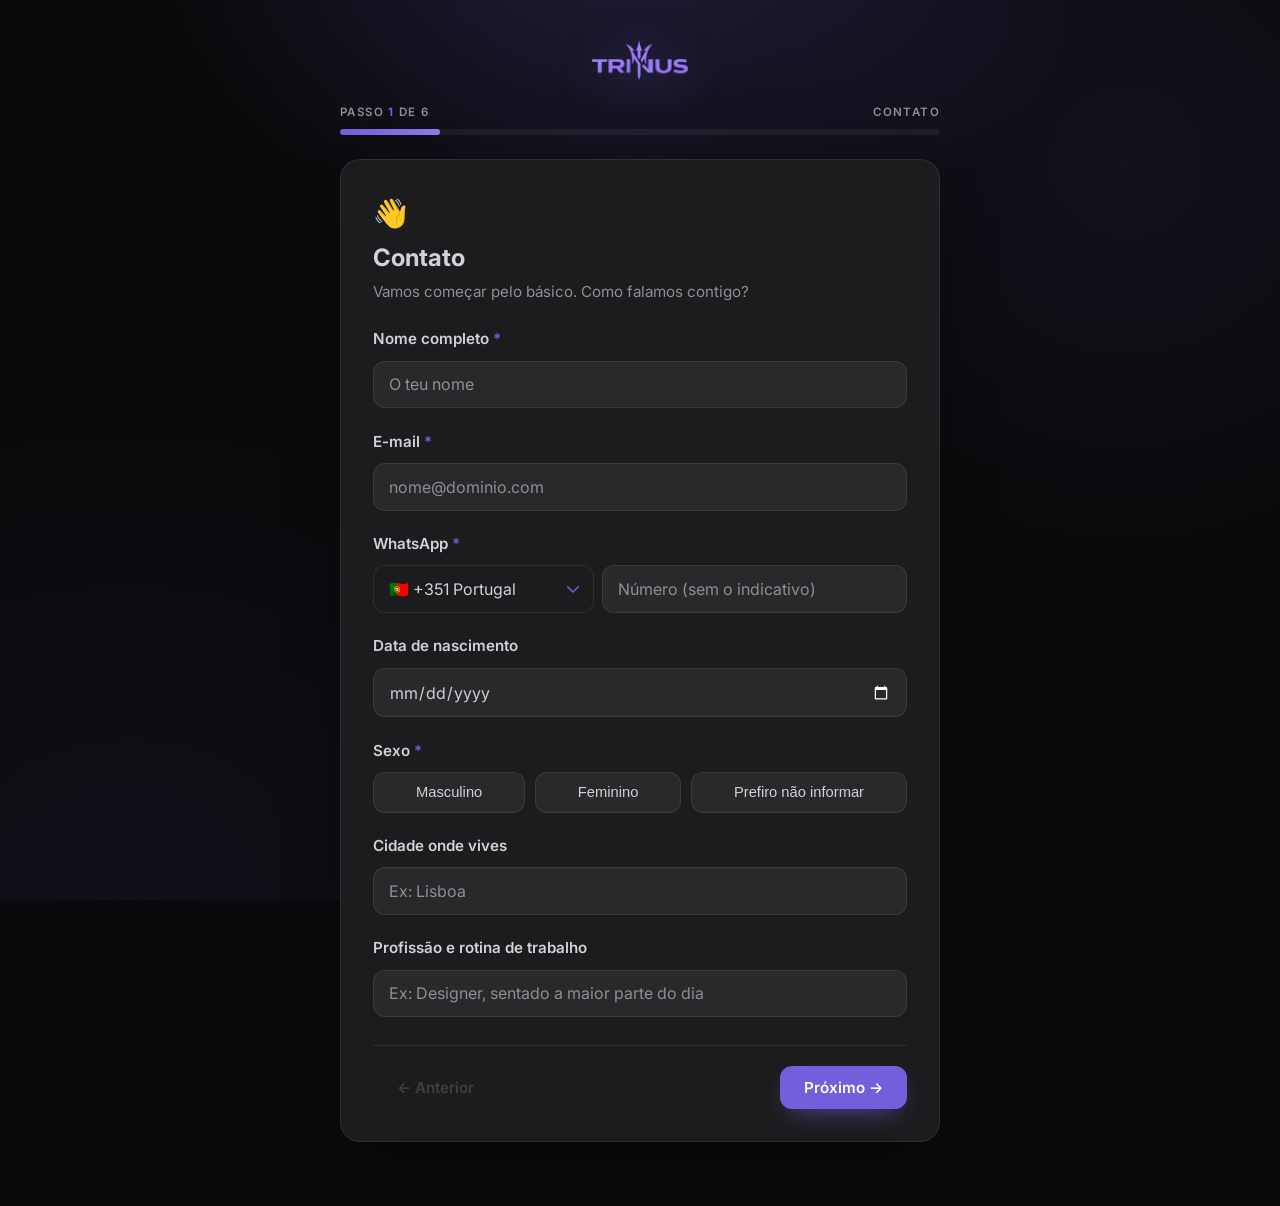
<file: index.html>
<!DOCTYPE html>
<html lang="pt">
<head>
  <meta charset="UTF-8" />
  <meta name="viewport" content="width=device-width, initial-scale=1.0" />
  <title>TRINUS · Avaliação Física e Diagnóstico de Treino</title>
  <meta name="description" content="Responde com calma e sinceridade. Estas informações são a base para montar um plano de treino realmente personalizado para ti. Leva ~5 minutos." />
  <meta name="robots" content="noindex" />

  <!-- Open Graph (partilha em WhatsApp/Instagram) -->
  <meta property="og:title" content="TRINUS · A tua avaliação personalizada" />
  <meta property="og:description" content="Responde a algumas perguntas e recebe um plano feito para ti. ~5 minutos." />
  <meta property="og:type" content="website" />

  <link rel="icon" href="assets/favicon.svg" type="image/svg+xml" />
  <link rel="apple-touch-icon" href="assets/trinus_trident.png" />
  <link rel="preconnect" href="https://fonts.googleapis.com" />
  <link rel="preconnect" href="https://fonts.gstatic.com" crossorigin />
  <link href="https://fonts.googleapis.com/css2?family=Inter:wght@300;400;500;600;700;800;900&display=swap" rel="stylesheet" />
  <link rel="stylesheet" href="styles.css" />
</head>
<body>
  <main class="shell">
    <div class="brand">
      <img class="brand__logo" src="assets/trinus_final.png" alt="TRINUS" width="160" height="58" />
    </div>

    <div class="progress">
      <div class="progress__meta">
        <span>Passo <strong id="step-now">1</strong> de <span id="step-total">6</span></span>
        <span id="step-name">Contato</span>
      </div>
      <div class="progress__track">
        <div class="progress__fill" id="progress-fill"></div>
      </div>
    </div>

    <section class="card" id="card" aria-live="polite"><!-- preenchido por wizard.js --></section>

    <!-- Honeypot anti-bot (escondido para humanos) -->
    <div class="hp" aria-hidden="true">
      <label>Não preencher<input type="text" id="hp-field" tabindex="-1" autocomplete="off" /></label>
    </div>
  </main>

  <script type="module" src="wizard.js"></script>
</body>
</html>
</file>
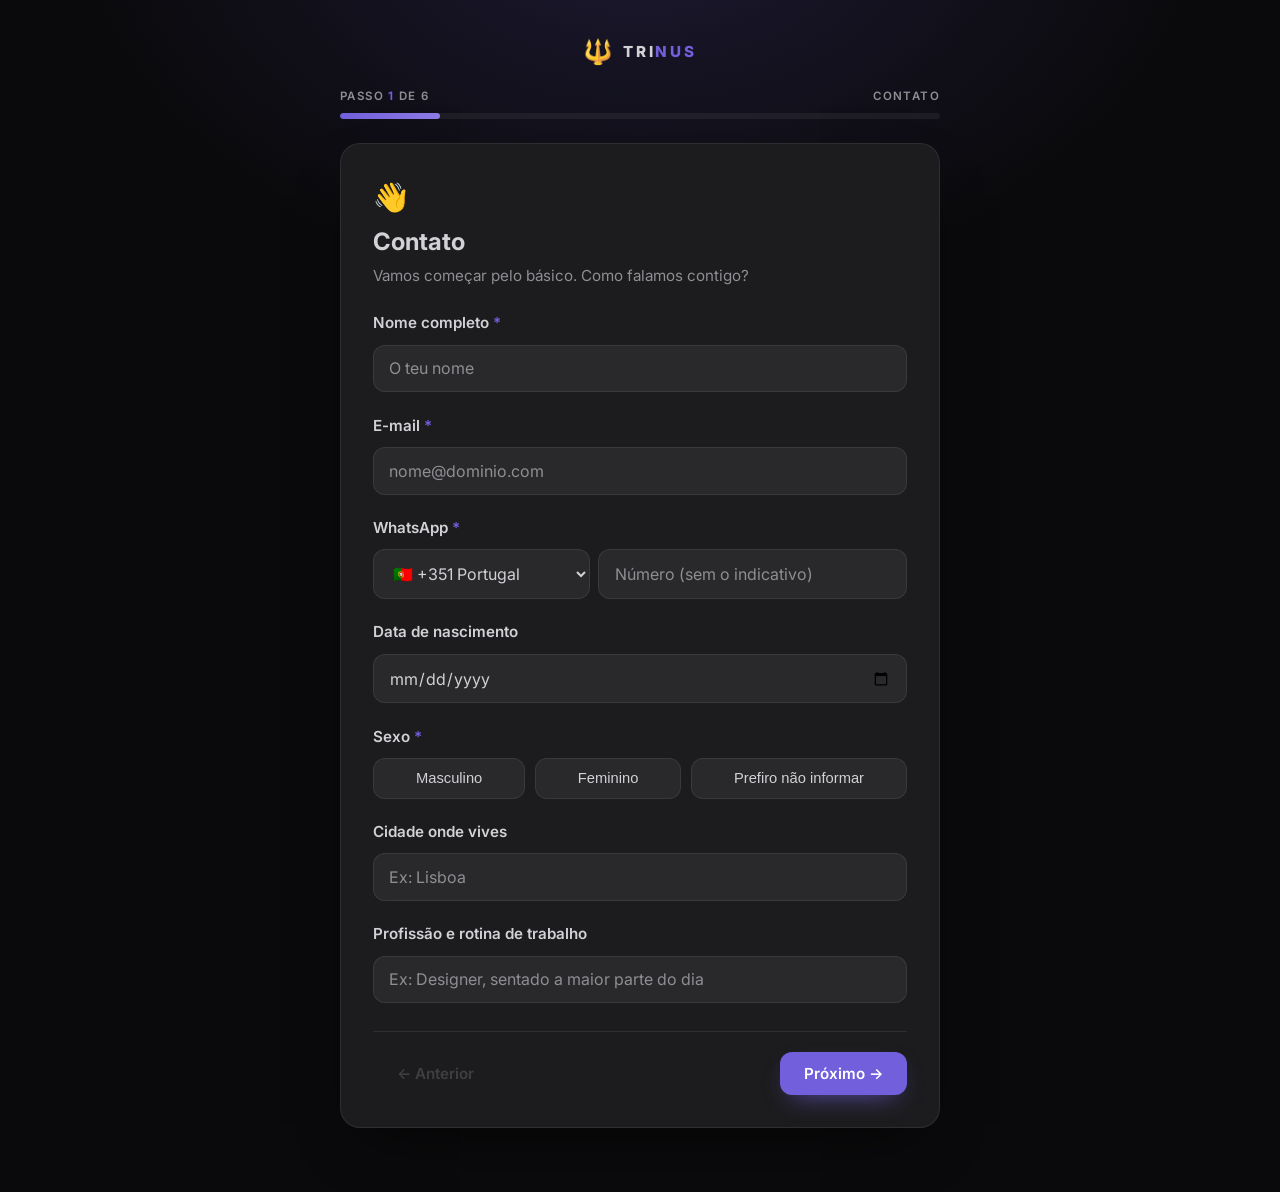
<file: anamnese-lead/index.html>
<!DOCTYPE html>
<html lang="pt">
<head>
  <meta charset="UTF-8" />
  <meta name="viewport" content="width=device-width, initial-scale=1.0" />
  <title>TRINUS · Avaliação Física e Diagnóstico de Treino</title>
  <meta name="description" content="Responde com calma e sinceridade. Estas informações são a base para montar um plano de treino realmente personalizado para ti. Leva ~5 minutos." />
  <meta name="robots" content="noindex" />

  <!-- Open Graph (partilha em WhatsApp/Instagram) -->
  <meta property="og:title" content="TRINUS · A tua avaliação personalizada" />
  <meta property="og:description" content="Responde a algumas perguntas e recebe um plano feito para ti. ~5 minutos." />
  <meta property="og:type" content="website" />

  <link rel="preconnect" href="https://fonts.googleapis.com" />
  <link rel="preconnect" href="https://fonts.gstatic.com" crossorigin />
  <link href="https://fonts.googleapis.com/css2?family=Inter:wght@300;400;500;600;700;800;900&display=swap" rel="stylesheet" />
  <link rel="stylesheet" href="styles.css" />
</head>
<body>
  <main class="shell">
    <div class="brand">
      <span class="brand__mark">🔱</span>
      <span class="brand__name">TRI<span>NUS</span></span>
    </div>

    <div class="progress">
      <div class="progress__meta">
        <span>Passo <strong id="step-now">1</strong> de <span id="step-total">6</span></span>
        <span id="step-name">Contato</span>
      </div>
      <div class="progress__track">
        <div class="progress__fill" id="progress-fill"></div>
      </div>
    </div>

    <section class="card" id="card" aria-live="polite"><!-- preenchido por wizard.js --></section>

    <!-- Honeypot anti-bot (escondido para humanos) -->
    <div class="hp" aria-hidden="true">
      <label>Não preencher<input type="text" id="hp-field" tabindex="-1" autocomplete="off" /></label>
    </div>
  </main>

  <script type="module" src="wizard.js"></script>
</body>
</html>
</file>
<file: styles.css>
/* styles.css — Anamnese de Leads TRINUS
   Tokens copiados de TRINUS-APP/app/globals.css para fidelidade de marca. */

:root {
  --brand-purple: #715FDB;
  --brand-purple-soft: #8d7ce6;
  --brand-purple-rgb: 113, 95, 219;

  --background: #0a0a0c;
  --card: #1c1c1e;
  --foreground: #d1d1d6;
  --muted: #2c2c2e;
  --muted-foreground: #8e8e93;
  --border: rgba(255, 255, 255, 0.08);
  --input: rgba(255, 255, 255, 0.06);

  --success: #34c77b;
  --destructive: #ef4444;
  --warning: #f0b429;
  --whatsapp: #25D366;

  --radius: 1.25rem;
  --radius-sm: 0.75rem;
  --font-sans: "Inter", ui-sans-serif, system-ui, sans-serif;
}

* { box-sizing: border-box; margin: 0; padding: 0; }

html {
  -webkit-text-size-adjust: 100%;
  /* Controles nativos (select, date, scrollbar) em modo escuro */
  color-scheme: dark;
}

body {
  font-family: var(--font-sans);
  background: var(--background);
  color: var(--foreground);
  line-height: 1.5;
  min-height: 100dvh;
  /* Atmosfera TRINUS: preto absoluto + halo violeta da marca (como na app) */
  background-image:
    radial-gradient(48rem 34rem at 50% -8%, rgba(var(--brand-purple-rgb), 0.22), transparent 62%),
    radial-gradient(40rem 40rem at 88% 18%, rgba(var(--brand-purple-rgb), 0.08), transparent 60%),
    radial-gradient(60rem 50rem at 10% 100%, rgba(var(--brand-purple-rgb), 0.06), transparent 60%);
  background-attachment: fixed;
}

.shell {
  width: 100%;
  max-width: 40rem;
  margin: 0 auto;
  padding: clamp(1rem, 4vw, 2.5rem) 1.25rem 4rem;
}

/* ── Cabeçalho ── */
.brand {
  display: flex;
  align-items: center;
  justify-content: center;
  gap: 0.6rem;
  margin-bottom: 1.5rem;
}
.brand__logo {
  height: 2.5rem;
  width: auto;
  object-fit: contain;
  user-select: none;
  /* Brilho subtil da marca, como na app */
  filter: drop-shadow(0 6px 22px rgba(var(--brand-purple-rgb), 0.45));
}

/* ── Barra de progresso ── */
.progress {
  margin-bottom: 1.5rem;
}
.progress__meta {
  display: flex;
  justify-content: space-between;
  font-size: 0.72rem;
  text-transform: uppercase;
  letter-spacing: 0.12em;
  color: var(--muted-foreground);
  margin-bottom: 0.5rem;
  font-weight: 600;
}
.progress__meta strong { color: var(--brand-purple); }
.progress__track {
  height: 6px;
  background: var(--input);
  border-radius: 999px;
  overflow: hidden;
}
.progress__fill {
  height: 100%;
  width: 0;
  background: linear-gradient(90deg, var(--brand-purple), var(--brand-purple-soft));
  border-radius: 999px;
  transition: width 0.45s cubic-bezier(0.16, 1, 0.3, 1);
}

/* ── Cartão do passo ── */
.card {
  background: var(--card);
  border: 1px solid var(--border);
  border-radius: var(--radius);
  padding: clamp(1.25rem, 4vw, 2rem);
  box-shadow: 0 24px 60px -28px rgba(0, 0, 0, 0.8);
}
.step-head { margin-bottom: 1.5rem; }
.step-head__icon { font-size: 1.75rem; }
.step-head__title {
  font-size: 1.5rem;
  font-weight: 700;
  margin-top: 0.35rem;
}
.step-head__sub {
  color: var(--muted-foreground);
  margin-top: 0.35rem;
  font-size: 0.95rem;
}

/* animação de entrada do passo */
.step { animation: stepIn 0.4s cubic-bezier(0.16, 1, 0.3, 1); }
@keyframes stepIn {
  from { opacity: 0; transform: translateY(12px); }
  to { opacity: 1; transform: none; }
}

/* ── Campos ── */
.field { margin-bottom: 1.4rem; }
.field:last-child { margin-bottom: 0; }
.field__label {
  display: block;
  font-weight: 600;
  font-size: 0.95rem;
  margin-bottom: 0.6rem;
}
.field__req { color: var(--brand-purple); }
.field__help {
  font-size: 0.8rem;
  color: var(--muted-foreground);
  margin-top: 0.4rem;
}
.field--invalid .field__label { color: var(--destructive); }

input[type="text"],
input[type="email"],
input[type="number"],
input[type="date"],
input[type="tel"],
textarea,
select {
  width: 100%;
  background: var(--input);
  border: 1px solid var(--border);
  border-radius: var(--radius-sm);
  color: var(--foreground);
  font-family: inherit;
  font-size: 1rem;
  padding: 0.8rem 0.95rem;
  transition: border-color 0.2s, box-shadow 0.2s;
}
textarea { min-height: 5.5rem; resize: vertical; }
input:focus, textarea:focus, select:focus {
  outline: none;
  border-color: var(--brand-purple);
  box-shadow: 0 0 0 3px rgba(var(--brand-purple-rgb), 0.25);
}
input::placeholder, textarea::placeholder { color: var(--muted-foreground); }
.field--invalid input,
.field--invalid textarea { border-color: var(--destructive); }

/* Select: fundo sólido escuro (evita o popup branco nativo) */
select {
  color-scheme: dark;
  background-color: var(--card);
  -webkit-appearance: none;
  appearance: none;
  /* seta violeta da marca */
  background-image: url("data:image/svg+xml,%3Csvg xmlns='http://www.w3.org/2000/svg' fill='none' viewBox='0 0 24 24' stroke='%23715FDB'%3E%3Cpath stroke-linecap='round' stroke-linejoin='round' stroke-width='2' d='M19 9l-7 7-7-7'/%3E%3C/svg%3E");
  background-repeat: no-repeat;
  background-position: right 0.7rem center;
  background-size: 1.1rem;
  padding-right: 2.4rem;
}
select option {
  background-color: var(--card);
  color: var(--foreground);
}

/* telefone composto */
.phone { display: flex; gap: 0.5rem; }
.phone select { width: auto; flex: 0 0 auto; }
.phone input { flex: 1; }

/* ── Radio cards ── */
.options { display: flex; flex-wrap: wrap; gap: 0.6rem; }
.opt {
  flex: 1 1 auto;
  min-width: max-content;
  text-align: center;
  padding: 0.7rem 1.1rem;
  border-radius: var(--radius-sm);
  border: 1px solid var(--border);
  background: var(--input);
  color: var(--foreground);
  font-size: 0.92rem;
  font-weight: 500;
  cursor: pointer;
  transition: all 0.18s;
  user-select: none;
}
.opt:hover { border-color: rgba(var(--brand-purple-rgb), 0.6); }
.opt--selected {
  background: var(--brand-purple);
  border-color: var(--brand-purple);
  color: #fff;
  box-shadow: 0 8px 22px -10px rgba(var(--brand-purple-rgb), 0.9);
}

/* ── Chips ── */
.chips { display: flex; flex-wrap: wrap; gap: 0.5rem; }
.chip {
  padding: 0.5rem 0.95rem;
  border-radius: 999px;
  border: 1px solid var(--border);
  background: var(--input);
  color: var(--foreground);
  font-size: 0.88rem;
  cursor: pointer;
  transition: all 0.18s;
  user-select: none;
}
.chip:hover { border-color: rgba(var(--brand-purple-rgb), 0.6); }
.chip--selected { color: #fff; border-color: transparent; font-weight: 600; }
.chip--selected.c-primary { background: var(--brand-purple); }
.chip--selected.c-red { background: var(--destructive); }
.chip--selected.c-orange { background: #d97706; }
.chip--selected.c-green { background: var(--success); }

/* ── Slider ── */
.slider-wrap { padding-top: 0.5rem; }
.slider-row { display: flex; align-items: center; gap: 0.9rem; }
input[type="range"] {
  -webkit-appearance: none;
  appearance: none;
  flex: 1;
  height: 6px;
  border-radius: 999px;
  background: var(--input);
  cursor: pointer;
}
input[type="range"]::-webkit-slider-thumb {
  -webkit-appearance: none;
  width: 22px; height: 22px;
  border-radius: 50%;
  background: var(--brand-purple);
  border: 3px solid #fff;
  box-shadow: 0 4px 12px -2px rgba(var(--brand-purple-rgb), 0.9);
}
input[type="range"]::-moz-range-thumb {
  width: 22px; height: 22px; border: 3px solid #fff;
  border-radius: 50%; background: var(--brand-purple);
}
.slider-bubble {
  flex: 0 0 2.5rem;
  text-align: center;
  font-weight: 700;
  font-size: 1.1rem;
  color: var(--brand-purple);
}
.slider-labels {
  display: flex;
  justify-content: space-between;
  font-size: 0.75rem;
  color: var(--muted-foreground);
  margin-top: 0.4rem;
}

/* ── Consent ── */
.consent {
  display: flex;
  gap: 0.75rem;
  align-items: flex-start;
  background: var(--input);
  border: 1px solid var(--border);
  border-radius: var(--radius-sm);
  padding: 0.95rem;
  cursor: pointer;
}
.consent input { width: 1.2rem; height: 1.2rem; margin-top: 0.15rem; accent-color: var(--brand-purple); flex: 0 0 auto; }
.consent span { font-size: 0.85rem; color: var(--muted-foreground); }
.field--invalid .consent { border-color: var(--destructive); }

/* honeypot — invisível para humanos */
.hp { position: absolute; left: -9999px; opacity: 0; height: 0; overflow: hidden; }

/* ── Erro do passo ── */
.step-error {
  margin-top: 1rem;
  padding: 0.75rem 0.9rem;
  background: rgba(239, 68, 68, 0.12);
  border: 1px solid rgba(239, 68, 68, 0.4);
  border-radius: var(--radius-sm);
  color: #fca5a5;
  font-size: 0.88rem;
  font-weight: 500;
}

/* ── Navegação ── */
.nav {
  display: flex;
  justify-content: space-between;
  align-items: center;
  margin-top: 1.75rem;
  padding-top: 1.25rem;
  border-top: 1px solid var(--border);
}
.btn {
  font-family: inherit;
  font-size: 0.95rem;
  font-weight: 600;
  border-radius: var(--radius-sm);
  padding: 0.75rem 1.5rem;
  cursor: pointer;
  border: none;
  transition: all 0.2s;
  display: inline-flex;
  align-items: center;
  gap: 0.5rem;
}
.btn--ghost { background: transparent; color: var(--muted-foreground); }
.btn--ghost:hover { color: var(--foreground); }
.btn--ghost:disabled { opacity: 0.3; cursor: not-allowed; }
.btn--primary {
  background: var(--brand-purple);
  color: #fff;
  box-shadow: 0 10px 26px -12px rgba(var(--brand-purple-rgb), 0.9);
}
.btn--primary:hover { background: var(--brand-purple-soft); }
.btn--primary:disabled { opacity: 0.6; cursor: wait; }

.spinner {
  width: 1rem; height: 1rem;
  border: 2px solid rgba(255, 255, 255, 0.4);
  border-top-color: #fff;
  border-radius: 50%;
  animation: spin 0.7s linear infinite;
}
@keyframes spin { to { transform: rotate(360deg); } }

/* ── Tela de sucesso ── */
.success { text-align: center; padding: 1rem 0; animation: stepIn 0.5s ease; }
.success__badge {
  width: 4.5rem; height: 4.5rem;
  margin: 0 auto 1.25rem;
  border-radius: 50%;
  background: rgba(52, 199, 123, 0.15);
  border: 1px solid rgba(52, 199, 123, 0.5);
  display: flex; align-items: center; justify-content: center;
  font-size: 2rem;
}
.success__title { font-size: 1.5rem; font-weight: 700; }
.success__text { color: var(--muted-foreground); margin: 0.6rem 0 1.5rem; }
.success__actions { display: flex; flex-direction: column; gap: 0.7rem; }
.btn--whatsapp { background: var(--whatsapp); color: #04220f; justify-content: center; }
.btn--whatsapp:hover { filter: brightness(1.08); }
.btn--link { background: var(--input); color: var(--foreground); justify-content: center; }

@media (max-width: 420px) {
  .opt { flex: 1 1 100%; }
}
</file>
<file: anamnese-lead/styles.css>
/* styles.css — Anamnese de Leads TRINUS
   Tokens copiados de TRINUS-APP/app/globals.css para fidelidade de marca. */

:root {
  --brand-purple: #715FDB;
  --brand-purple-soft: #8d7ce6;
  --brand-purple-rgb: 113, 95, 219;

  --background: #0a0a0c;
  --card: #1c1c1e;
  --foreground: #d1d1d6;
  --muted: #2c2c2e;
  --muted-foreground: #8e8e93;
  --border: rgba(255, 255, 255, 0.08);
  --input: rgba(255, 255, 255, 0.06);

  --success: #34c77b;
  --destructive: #ef4444;
  --warning: #f0b429;
  --whatsapp: #25D366;

  --radius: 1.25rem;
  --radius-sm: 0.75rem;
  --font-sans: "Inter", ui-sans-serif, system-ui, sans-serif;
}

* { box-sizing: border-box; margin: 0; padding: 0; }

html { -webkit-text-size-adjust: 100%; }

body {
  font-family: var(--font-sans);
  background: var(--background);
  color: var(--foreground);
  line-height: 1.5;
  min-height: 100dvh;
  /* Atmosfera: halo de marca atrás do cartão */
  background-image:
    radial-gradient(60rem 40rem at 50% -10%, rgba(var(--brand-purple-rgb), 0.18), transparent 60%);
  background-attachment: fixed;
}

.shell {
  width: 100%;
  max-width: 40rem;
  margin: 0 auto;
  padding: clamp(1rem, 4vw, 2.5rem) 1.25rem 4rem;
}

/* ── Cabeçalho ── */
.brand {
  display: flex;
  align-items: center;
  justify-content: center;
  gap: 0.6rem;
  margin-bottom: 1.5rem;
}
.brand__mark {
  font-size: 1.5rem;
  line-height: 1;
}
.brand__name {
  font-weight: 800;
  letter-spacing: 0.18em;
  font-size: 0.95rem;
  text-transform: uppercase;
}
.brand__name span { color: var(--brand-purple); }

/* ── Barra de progresso ── */
.progress {
  margin-bottom: 1.5rem;
}
.progress__meta {
  display: flex;
  justify-content: space-between;
  font-size: 0.72rem;
  text-transform: uppercase;
  letter-spacing: 0.12em;
  color: var(--muted-foreground);
  margin-bottom: 0.5rem;
  font-weight: 600;
}
.progress__meta strong { color: var(--brand-purple); }
.progress__track {
  height: 6px;
  background: var(--input);
  border-radius: 999px;
  overflow: hidden;
}
.progress__fill {
  height: 100%;
  width: 0;
  background: linear-gradient(90deg, var(--brand-purple), var(--brand-purple-soft));
  border-radius: 999px;
  transition: width 0.45s cubic-bezier(0.16, 1, 0.3, 1);
}

/* ── Cartão do passo ── */
.card {
  background: var(--card);
  border: 1px solid var(--border);
  border-radius: var(--radius);
  padding: clamp(1.25rem, 4vw, 2rem);
  box-shadow: 0 24px 60px -28px rgba(0, 0, 0, 0.8);
}
.step-head { margin-bottom: 1.5rem; }
.step-head__icon { font-size: 1.75rem; }
.step-head__title {
  font-size: 1.5rem;
  font-weight: 700;
  margin-top: 0.35rem;
}
.step-head__sub {
  color: var(--muted-foreground);
  margin-top: 0.35rem;
  font-size: 0.95rem;
}

/* animação de entrada do passo */
.step { animation: stepIn 0.4s cubic-bezier(0.16, 1, 0.3, 1); }
@keyframes stepIn {
  from { opacity: 0; transform: translateY(12px); }
  to { opacity: 1; transform: none; }
}

/* ── Campos ── */
.field { margin-bottom: 1.4rem; }
.field:last-child { margin-bottom: 0; }
.field__label {
  display: block;
  font-weight: 600;
  font-size: 0.95rem;
  margin-bottom: 0.6rem;
}
.field__req { color: var(--brand-purple); }
.field__help {
  font-size: 0.8rem;
  color: var(--muted-foreground);
  margin-top: 0.4rem;
}
.field--invalid .field__label { color: var(--destructive); }

input[type="text"],
input[type="email"],
input[type="number"],
input[type="date"],
input[type="tel"],
textarea,
select {
  width: 100%;
  background: var(--input);
  border: 1px solid var(--border);
  border-radius: var(--radius-sm);
  color: var(--foreground);
  font-family: inherit;
  font-size: 1rem;
  padding: 0.8rem 0.95rem;
  transition: border-color 0.2s, box-shadow 0.2s;
}
textarea { min-height: 5.5rem; resize: vertical; }
input:focus, textarea:focus, select:focus {
  outline: none;
  border-color: var(--brand-purple);
  box-shadow: 0 0 0 3px rgba(var(--brand-purple-rgb), 0.25);
}
input::placeholder, textarea::placeholder { color: var(--muted-foreground); }
.field--invalid input,
.field--invalid textarea { border-color: var(--destructive); }

/* telefone composto */
.phone { display: flex; gap: 0.5rem; }
.phone select { width: auto; flex: 0 0 auto; }
.phone input { flex: 1; }

/* ── Radio cards ── */
.options { display: flex; flex-wrap: wrap; gap: 0.6rem; }
.opt {
  flex: 1 1 auto;
  min-width: max-content;
  text-align: center;
  padding: 0.7rem 1.1rem;
  border-radius: var(--radius-sm);
  border: 1px solid var(--border);
  background: var(--input);
  color: var(--foreground);
  font-size: 0.92rem;
  font-weight: 500;
  cursor: pointer;
  transition: all 0.18s;
  user-select: none;
}
.opt:hover { border-color: rgba(var(--brand-purple-rgb), 0.6); }
.opt--selected {
  background: var(--brand-purple);
  border-color: var(--brand-purple);
  color: #fff;
  box-shadow: 0 8px 22px -10px rgba(var(--brand-purple-rgb), 0.9);
}

/* ── Chips ── */
.chips { display: flex; flex-wrap: wrap; gap: 0.5rem; }
.chip {
  padding: 0.5rem 0.95rem;
  border-radius: 999px;
  border: 1px solid var(--border);
  background: var(--input);
  color: var(--foreground);
  font-size: 0.88rem;
  cursor: pointer;
  transition: all 0.18s;
  user-select: none;
}
.chip:hover { border-color: rgba(var(--brand-purple-rgb), 0.6); }
.chip--selected { color: #fff; border-color: transparent; font-weight: 600; }
.chip--selected.c-primary { background: var(--brand-purple); }
.chip--selected.c-red { background: var(--destructive); }
.chip--selected.c-orange { background: #d97706; }
.chip--selected.c-green { background: var(--success); }

/* ── Slider ── */
.slider-wrap { padding-top: 0.5rem; }
.slider-row { display: flex; align-items: center; gap: 0.9rem; }
input[type="range"] {
  -webkit-appearance: none;
  appearance: none;
  flex: 1;
  height: 6px;
  border-radius: 999px;
  background: var(--input);
  cursor: pointer;
}
input[type="range"]::-webkit-slider-thumb {
  -webkit-appearance: none;
  width: 22px; height: 22px;
  border-radius: 50%;
  background: var(--brand-purple);
  border: 3px solid #fff;
  box-shadow: 0 4px 12px -2px rgba(var(--brand-purple-rgb), 0.9);
}
input[type="range"]::-moz-range-thumb {
  width: 22px; height: 22px; border: 3px solid #fff;
  border-radius: 50%; background: var(--brand-purple);
}
.slider-bubble {
  flex: 0 0 2.5rem;
  text-align: center;
  font-weight: 700;
  font-size: 1.1rem;
  color: var(--brand-purple);
}
.slider-labels {
  display: flex;
  justify-content: space-between;
  font-size: 0.75rem;
  color: var(--muted-foreground);
  margin-top: 0.4rem;
}

/* ── Consent ── */
.consent {
  display: flex;
  gap: 0.75rem;
  align-items: flex-start;
  background: var(--input);
  border: 1px solid var(--border);
  border-radius: var(--radius-sm);
  padding: 0.95rem;
  cursor: pointer;
}
.consent input { width: 1.2rem; height: 1.2rem; margin-top: 0.15rem; accent-color: var(--brand-purple); flex: 0 0 auto; }
.consent span { font-size: 0.85rem; color: var(--muted-foreground); }
.field--invalid .consent { border-color: var(--destructive); }

/* honeypot — invisível para humanos */
.hp { position: absolute; left: -9999px; opacity: 0; height: 0; overflow: hidden; }

/* ── Erro do passo ── */
.step-error {
  margin-top: 1rem;
  padding: 0.75rem 0.9rem;
  background: rgba(239, 68, 68, 0.12);
  border: 1px solid rgba(239, 68, 68, 0.4);
  border-radius: var(--radius-sm);
  color: #fca5a5;
  font-size: 0.88rem;
  font-weight: 500;
}

/* ── Navegação ── */
.nav {
  display: flex;
  justify-content: space-between;
  align-items: center;
  margin-top: 1.75rem;
  padding-top: 1.25rem;
  border-top: 1px solid var(--border);
}
.btn {
  font-family: inherit;
  font-size: 0.95rem;
  font-weight: 600;
  border-radius: var(--radius-sm);
  padding: 0.75rem 1.5rem;
  cursor: pointer;
  border: none;
  transition: all 0.2s;
  display: inline-flex;
  align-items: center;
  gap: 0.5rem;
}
.btn--ghost { background: transparent; color: var(--muted-foreground); }
.btn--ghost:hover { color: var(--foreground); }
.btn--ghost:disabled { opacity: 0.3; cursor: not-allowed; }
.btn--primary {
  background: var(--brand-purple);
  color: #fff;
  box-shadow: 0 10px 26px -12px rgba(var(--brand-purple-rgb), 0.9);
}
.btn--primary:hover { background: var(--brand-purple-soft); }
.btn--primary:disabled { opacity: 0.6; cursor: wait; }

.spinner {
  width: 1rem; height: 1rem;
  border: 2px solid rgba(255, 255, 255, 0.4);
  border-top-color: #fff;
  border-radius: 50%;
  animation: spin 0.7s linear infinite;
}
@keyframes spin { to { transform: rotate(360deg); } }

/* ── Tela de sucesso ── */
.success { text-align: center; padding: 1rem 0; animation: stepIn 0.5s ease; }
.success__badge {
  width: 4.5rem; height: 4.5rem;
  margin: 0 auto 1.25rem;
  border-radius: 50%;
  background: rgba(52, 199, 123, 0.15);
  border: 1px solid rgba(52, 199, 123, 0.5);
  display: flex; align-items: center; justify-content: center;
  font-size: 2rem;
}
.success__title { font-size: 1.5rem; font-weight: 700; }
.success__text { color: var(--muted-foreground); margin: 0.6rem 0 1.5rem; }
.success__actions { display: flex; flex-direction: column; gap: 0.7rem; }
.btn--whatsapp { background: var(--whatsapp); color: #04220f; justify-content: center; }
.btn--whatsapp:hover { filter: brightness(1.08); }
.btn--link { background: var(--input); color: var(--foreground); justify-content: center; }

@media (max-width: 420px) {
  .opt { flex: 1 1 100%; }
}
</file>
